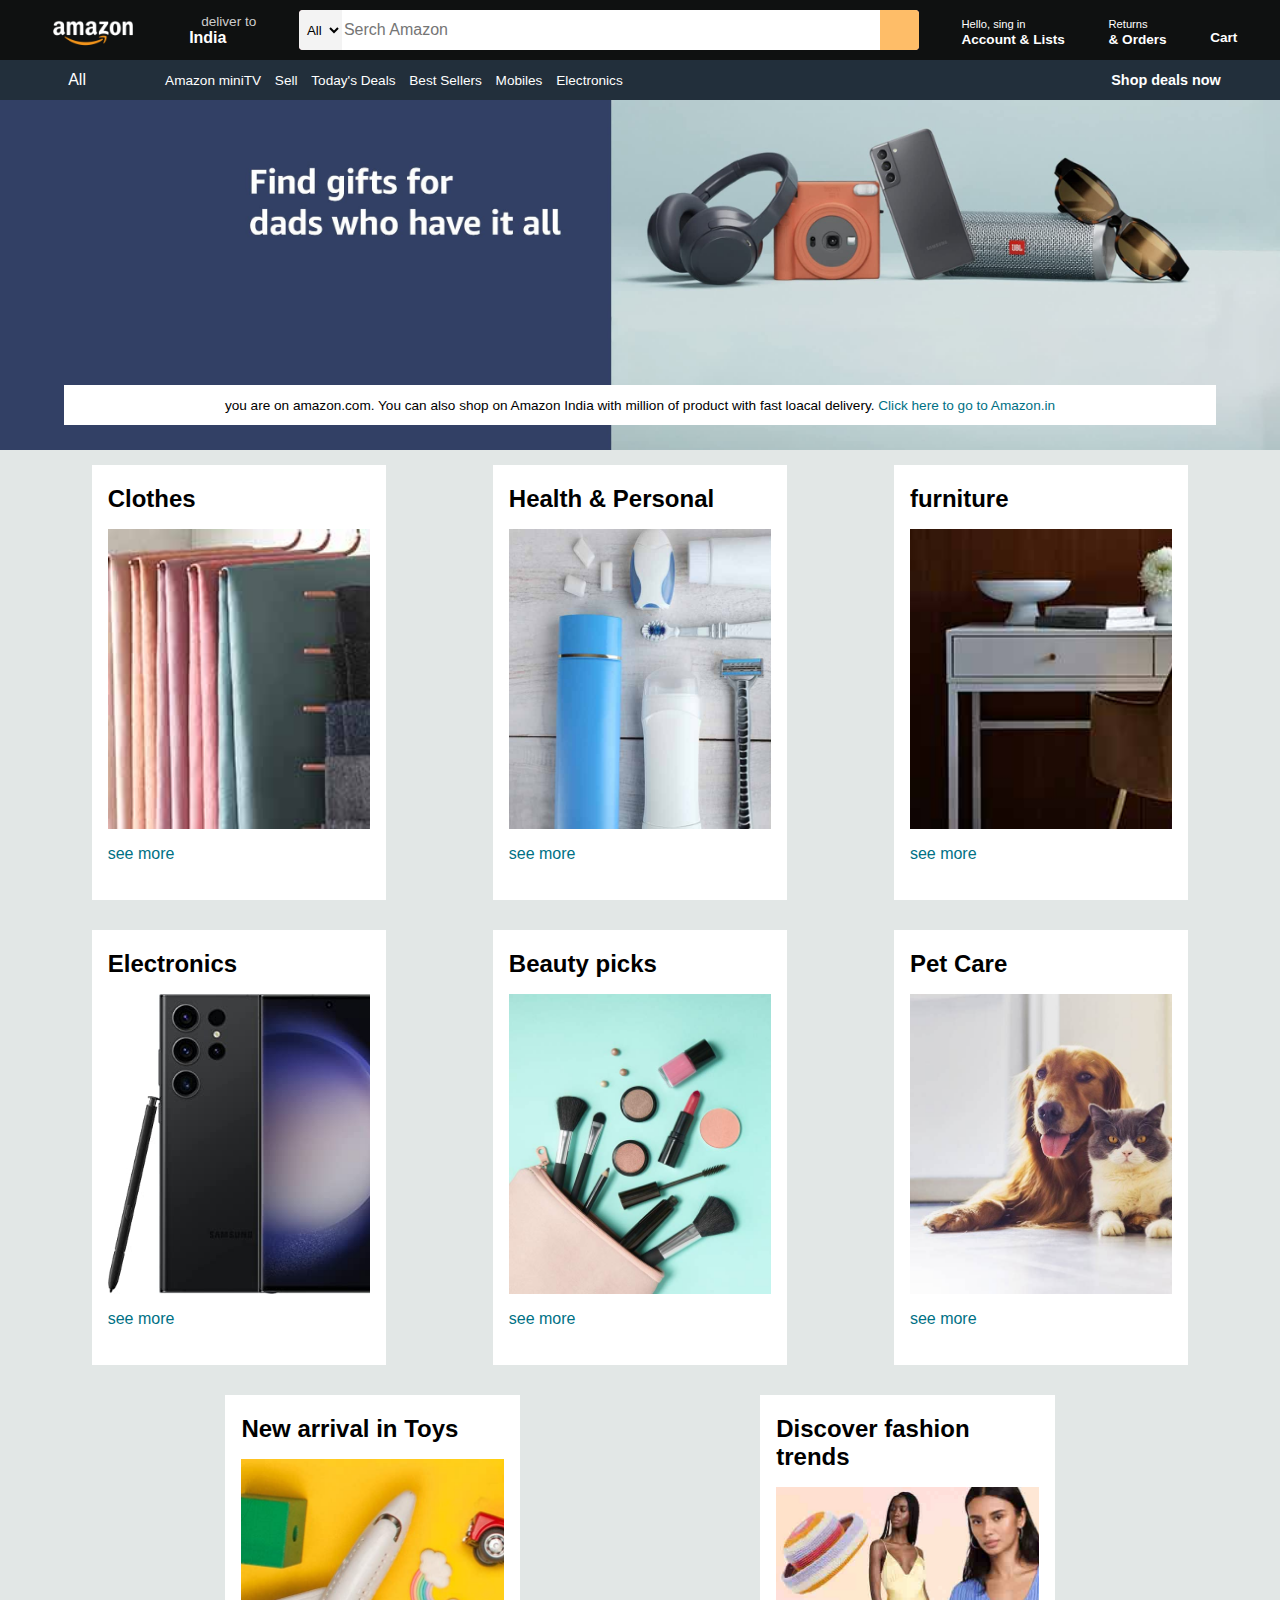
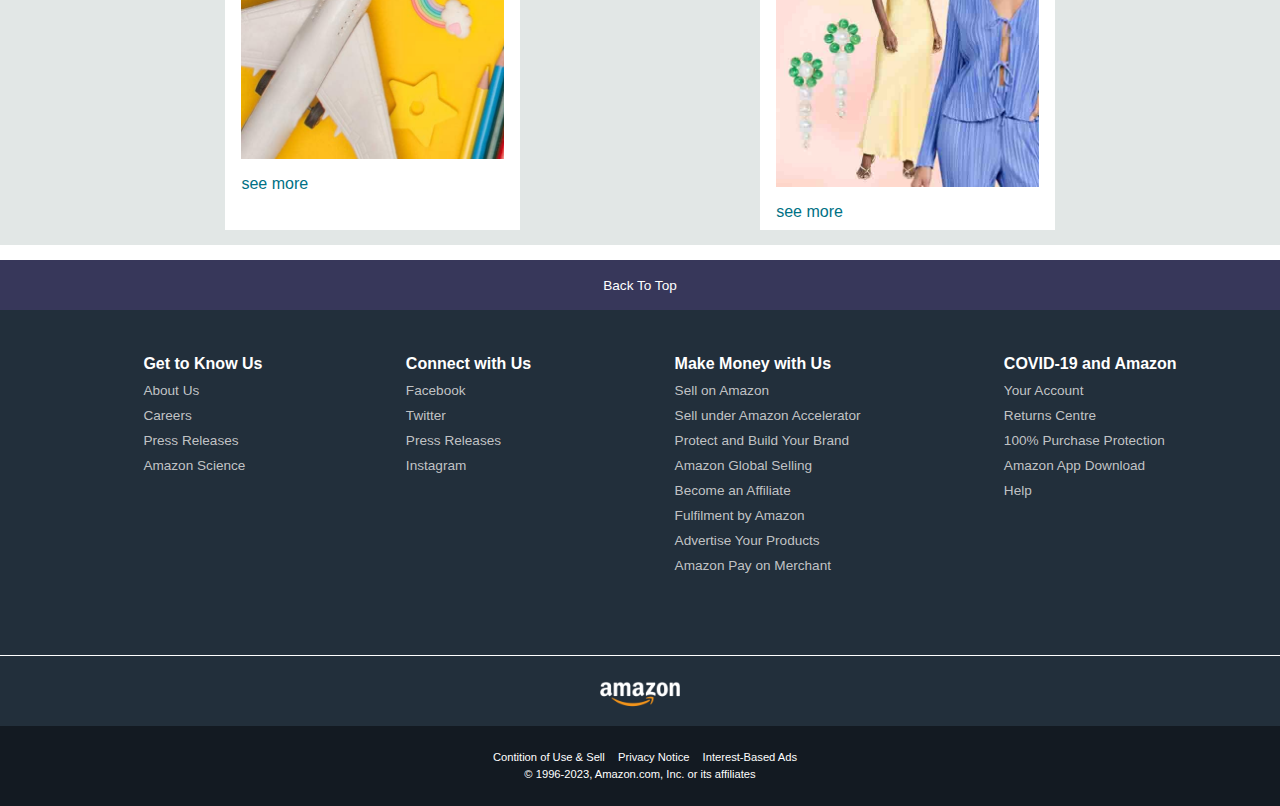
<file: index.html>
<!DOCTYPE html>
<html>
<head>
    <meta charset='utf-8'>
    <meta http-equiv='X-UA-Compatible' content='IE=edge'>
    <title>amazon</title>
    <meta name='viewport' content='width=device-width, initial-scale=1'>
    <link rel='stylesheet' type='text/css' media='screen' href='amazon project/style.css'>
    <link rel="stylesheet" href="https://cdnjs.cloudflare.com/ajax/libs/font-awesome/6.4.2/css/all.min.css" integrity="sha512-z3gLpd7yknf1YoNbCzqRKc4qyor8gaKU1qmn+CShxbuBusANI9QpRohGBreCFkKxLhei6S9CQXFEbbKuqLg0DA==" crossorigin="anonymous" referrerpolicy="no-referrer" />
</head>
<body>
    <header>
        <div class="navbar">
            <div class="nav-logo border">
                <div class="logo"></div>
            </div>
            <div class="nav-address border">
                <p class="add-first">deliver to</p>
                <div class="add-icon">
                    <i class="fa-solid fa-location-dot"></i>
                    <b><p class="add-sec">India</p></b>
                </div>
            </div>
            <div class="nav-search">
                <select class="search-select">
                    <option>All</option>
                </select>
                <input placeholder="Serch Amazon" class="search-input">
                <div class="search-icon">
                    <i class="fa-solid fa-magnifying-glass"></i>
                </div>
            </div>
            <div class="nav-signin border">
                <p><span>Hello, sing in</span></p>
                <p class="nav-sec"> Account & Lists</p>
            </div>
            <div class="nav-return border">
                <p><span>Returns</span></p>
                <p class="nav-sec"> & Orders</p>
            </div>
            <div class="nav-cart border">
                <i class="fa-solid fa-cart-shopping"></i>
                Cart
            </div>
        </div>
        <div class="panel">
            <div class="panel-all border">
                <i class="fa-sharp fa-solid fa-bars"></i>
                All
            </div>
            <div class="panel-ops border">
               <p> Amazon miniTV</p>
                <p>Sell</p>
                <p>Today's Deals</p>
                <P>Best Sellers</P>
                <p>Mobiles</p>
                <p>Electronics</p>
            </div>
            <div class="panel-deals border">
                Shop deals now
            </div>
        </div>
    </header>

    <div class="hero-section">
        <div class="hero-msg">
            <p>you are on amazon.com. You can also shop on Amazon India with million of product with fast loacal delivery. <a>Click here to go to Amazon.in</a></p>
        </div>
    </div>

    <div class="shop-section">
        <div class="box">
            <div class="box-content">
                <h2>Clothes</h2>
                <div class="box-img" style="background-image: url('amazon project/box1_image.jpg');"></div>
                <p><a>see more</a></p>
            </div>
        </div>
        <div class="box">
            <div class="box-content">
                <h2>Health & Personal</h2>
                <div class="box-img" style="background-image: url('amazon project/box2_image.jpg');"></div>
                <p><a>see more</a></p>
            </div>
        </div>
        <div class="box">
            <div class="box-content">
                <h2>furniture</h2>
                <div class="box-img" style="background-image: url('amazon project/box3_image.jpg');"></div>
                <p><a>see more</a></p>
            </div>
        </div>
        <div class="box">
            <div class="box-content">
                <h2>Electronics</h2>
                <div class="box-img" style="background-image: url('amazon project/box4_image.jpg');"></div>
                <p><a>see more</a></p>
            </div>
        </div>
        <div class="box">
            <div class="box-content">
                <h2>Beauty picks</h2>
                <div class="box-img" style="background-image: url('amazon project/box5_image.jpg');"></div>
                <p><a>see more</a></p>
            </div>
        </div>
        <div class="box">
            <div class="box-content">
                <h2>Pet Care</h2>
                <div class="box-img" style="background-image: url('amazon project/box6_image.jpg');"></div>
                <p><a>see more</a></p>
            </div>
        </div>
        <div class="box">
            <div class="box-content">
                <h2>New arrival in Toys</h2>
                <div class="box-img" style="background-image: url('amazon project/box7_image.jpg');"></div>
                <p><a>see more</a></p>
            </div>
        </div>
        <div class="box">
            <div class="box-content">
                <h2>Discover fashion trends</h2>
                <div class="box-img" style="background-image: url('amazon project/box8_image.jpg');"></div>
                <p><a>see more</a></p>
            </div>
        </div>
    </div>
    
    <footer>
        <div class="foot-panel1">
                Back To Top
        </div>
        <div class="foot-panel2">
            <ul>
                <p>Get to Know Us</p>
                <a>About Us</a>
                <a>Careers</a>
                <a>Press Releases</a>
                <a>Amazon Science</a>
            </ul>
            <ul>
                <p>Connect with Us</p>
                <a>Facebook</a>
                <a>Twitter</a>
                <a>Press Releases</a>
                <a>Instagram</a>
            </ul>
            <ul>
                <p>Make Money with Us</p>
                <a>Sell on Amazon</a>
                <a>Sell under Amazon Accelerator</a>
                <a>Protect and Build Your Brand</a>
                <a>Amazon Global Selling</a>
                <a>Become an Affiliate</a>
                <a>Fulfilment by Amazon</a>
                <a>Advertise Your Products</a>
                <a>Amazon Pay on Merchant</a>
            </ul>
            <ul>
                <p>COVID-19 and Amazon</p>
                <a>Your Account</a>
                <a>Returns Centre</a>
                <a>100% Purchase Protection</a>
                <a>Amazon App Download</a>
                <a>Help</a>
            </ul>
        </div>
        <div class="foot-panel3">
            <div class="logo">
            </div>
        </div>
        <div class="foot-panel4">
            <div class="pages">
                 <a>Contition of Use & Sell</a>
                 <a>Privacy Notice</a>
                 <a>Interest-Based Ads</a>
            </div>
            <div class="copyright">
                <p>© 1996-2023, Amazon.com, Inc. or its affiliates</p>
            </div>
        </div>
    </footer>
</body>
</html>
</file>
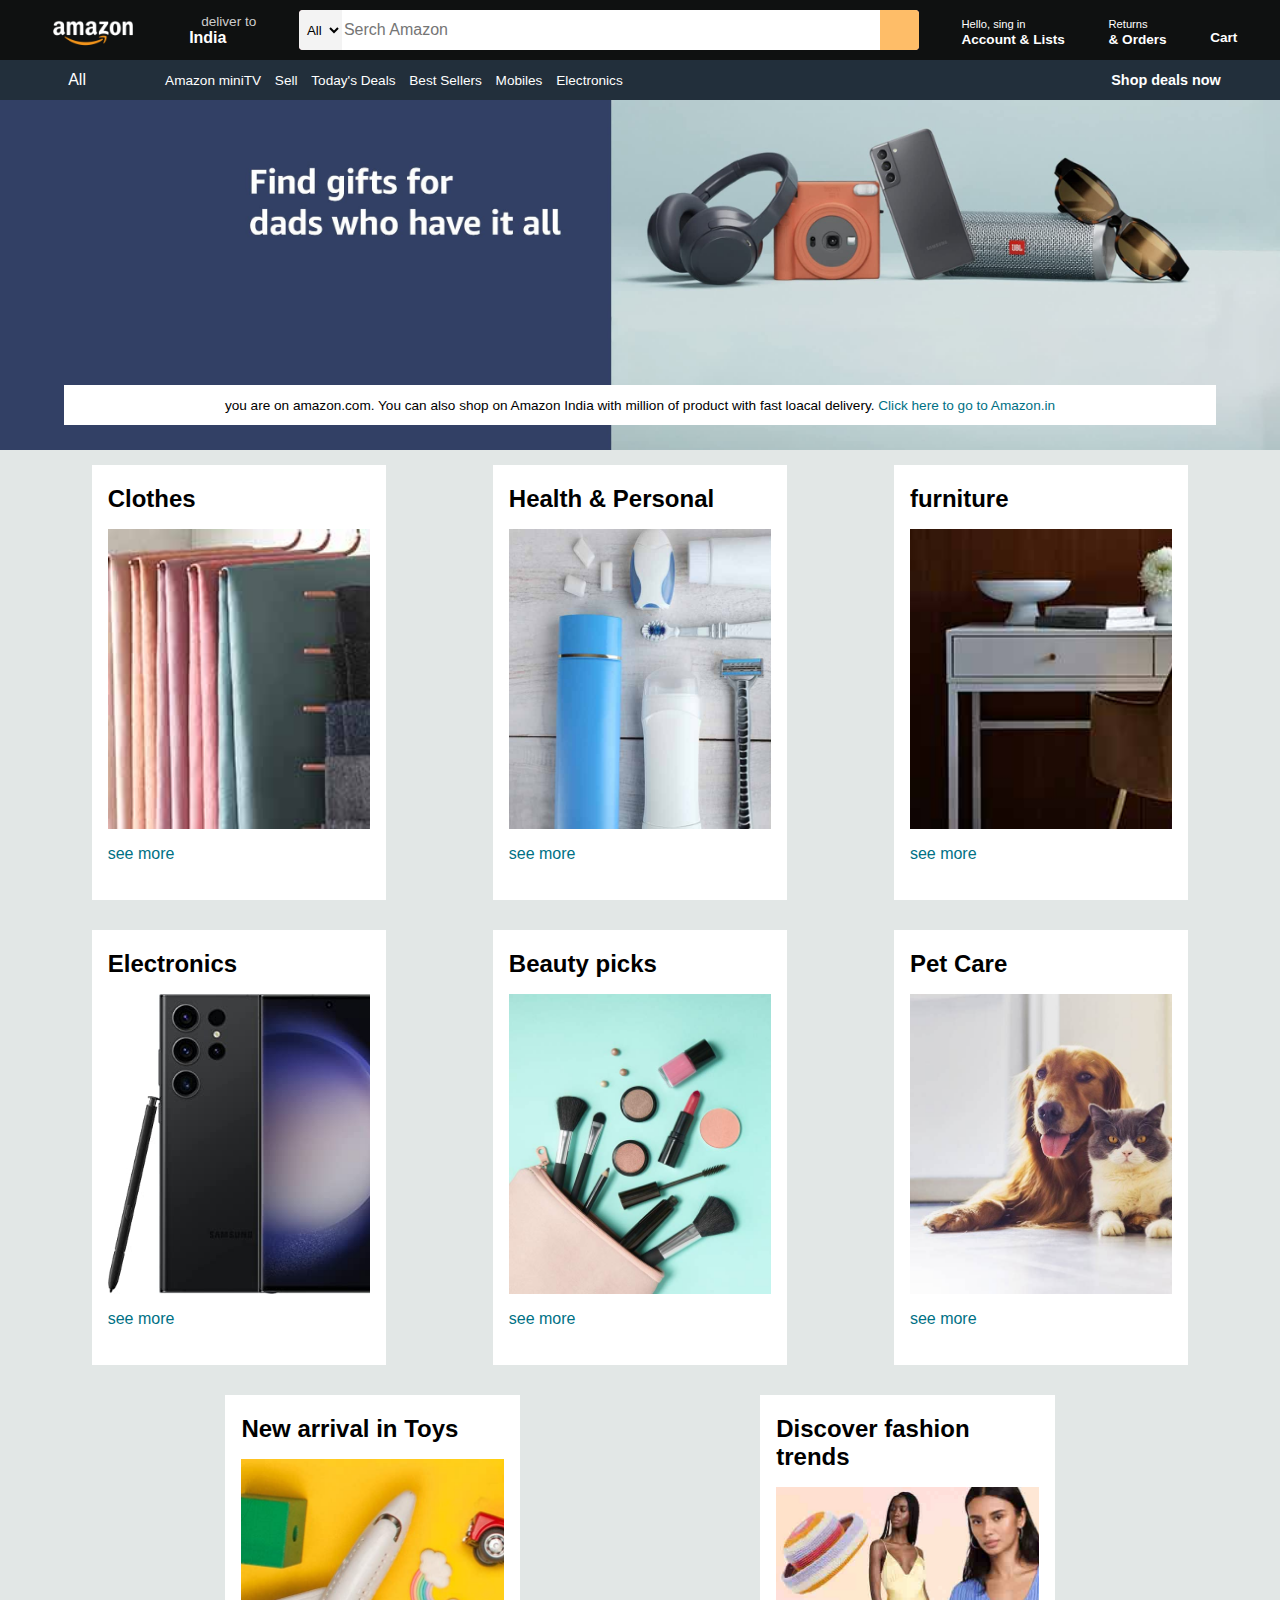
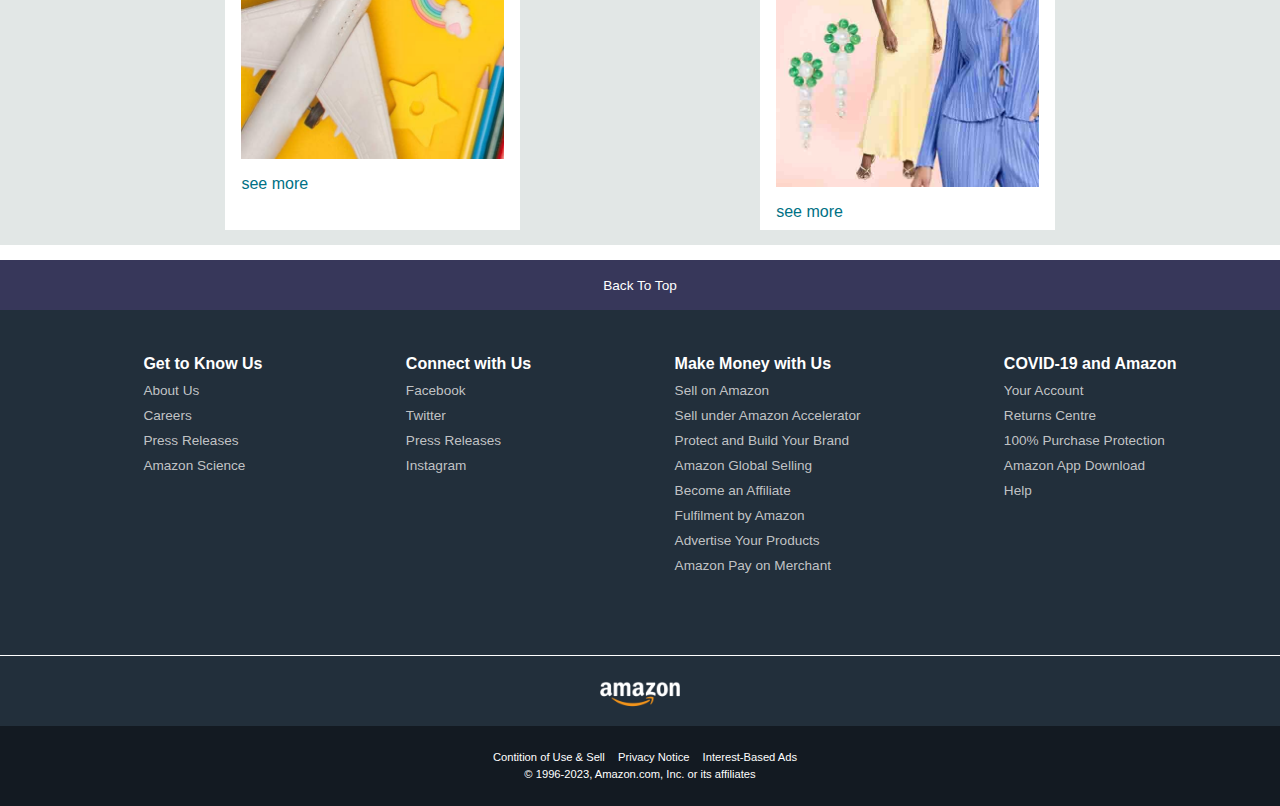
<file: amazon project/index.html>
<!DOCTYPE html>
<html>
<head>
    <meta charset='utf-8'>
    <meta http-equiv='X-UA-Compatible' content='IE=edge'>
    <title>amazon</title>
    <meta name='viewport' content='width=device-width, initial-scale=1'>
    <link rel='stylesheet' type='text/css' media='screen' href='style.css'>
    <link rel="stylesheet" href="https://cdnjs.cloudflare.com/ajax/libs/font-awesome/6.4.2/css/all.min.css" integrity="sha512-z3gLpd7yknf1YoNbCzqRKc4qyor8gaKU1qmn+CShxbuBusANI9QpRohGBreCFkKxLhei6S9CQXFEbbKuqLg0DA==" crossorigin="anonymous" referrerpolicy="no-referrer" />
</head>
<body>
    <header>
        <div class="navbar">
            <div class="nav-logo border">
                <div class="logo"></div>
            </div>
            <div class="nav-address border">
                <p class="add-first">deliver to</p>
                <div class="add-icon">
                    <i class="fa-solid fa-location-dot"></i>
                    <b><p class="add-sec">India</p></b>
                </div>
            </div>
            <div class="nav-search">
                <select class="search-select">
                    <option>All</option>
                </select>
                <input placeholder="Serch Amazon" class="search-input">
                <div class="search-icon">
                    <i class="fa-solid fa-magnifying-glass"></i>
                </div>
            </div>
            <div class="nav-signin border">
                <p><span>Hello, sing in</span></p>
                <p class="nav-sec"> Account & Lists</p>
            </div>
            <div class="nav-return border">
                <p><span>Returns</span></p>
                <p class="nav-sec"> & Orders</p>
            </div>
            <div class="nav-cart border">
                <i class="fa-solid fa-cart-shopping"></i>
                Cart
            </div>
        </div>
        <div class="panel">
            <div class="panel-all border">
                <i class="fa-sharp fa-solid fa-bars"></i>
                All
            </div>
            <div class="panel-ops border">
               <p> Amazon miniTV</p>
                <p>Sell</p>
                <p>Today's Deals</p>
                <P>Best Sellers</P>
                <p>Mobiles</p>
                <p>Electronics</p>
            </div>
            <div class="panel-deals border">
                Shop deals now
            </div>
        </div>
    </header>

    <div class="hero-section">
        <div class="hero-msg">
            <p>you are on amazon.com. You can also shop on Amazon India with million of product with fast loacal delivery. <a>Click here to go to Amazon.in</a></p>
        </div>
    </div>

    <div class="shop-section">
        <div class="box">
            <div class="box-content">
                <h2>Clothes</h2>
                <div class="box-img" style="background-image: url('box1_image.jpg');"></div>
                <p><a>see more</a></p>
            </div>
        </div>
        <div class="box">
            <div class="box-content">
                <h2>Health & Personal</h2>
                <div class="box-img" style="background-image: url('box2_image.jpg');"></div>
                <p><a>see more</a></p>
            </div>
        </div>
        <div class="box">
            <div class="box-content">
                <h2>furniture</h2>
                <div class="box-img" style="background-image: url('box3_image.jpg');"></div>
                <p><a>see more</a></p>
            </div>
        </div>
        <div class="box">
            <div class="box-content">
                <h2>Electronics</h2>
                <div class="box-img" style="background-image: url('box4_image.jpg');"></div>
                <p><a>see more</a></p>
            </div>
        </div>
        <div class="box">
            <div class="box-content">
                <h2>Beauty picks</h2>
                <div class="box-img" style="background-image: url('box5_image.jpg');"></div>
                <p><a>see more</a></p>
            </div>
        </div>
        <div class="box">
            <div class="box-content">
                <h2>Pet Care</h2>
                <div class="box-img" style="background-image: url('box6_image.jpg');"></div>
                <p><a>see more</a></p>
            </div>
        </div>
        <div class="box">
            <div class="box-content">
                <h2>New arrival in Toys</h2>
                <div class="box-img" style="background-image: url('box7_image.jpg');"></div>
                <p><a>see more</a></p>
            </div>
        </div>
        <div class="box">
            <div class="box-content">
                <h2>Discover fashion trends</h2>
                <div class="box-img" style="background-image: url('box8_image.jpg');"></div>
                <p><a>see more</a></p>
            </div>
        </div>
    </div>
    
    <footer>
        <div class="foot-panel1">
                Back To Top
        </div>
        <div class="foot-panel2">
            <ul>
                <p>Get to Know Us</p>
                <a>About Us</a>
                <a>Careers</a>
                <a>Press Releases</a>
                <a>Amazon Science</a>
            </ul>
            <ul>
                <p>Connect with Us</p>
                <a>Facebook</a>
                <a>Twitter</a>
                <a>Press Releases</a>
                <a>Instagram</a>
            </ul>
            <ul>
                <p>Make Money with Us</p>
                <a>Sell on Amazon</a>
                <a>Sell under Amazon Accelerator</a>
                <a>Protect and Build Your Brand</a>
                <a>Amazon Global Selling</a>
                <a>Become an Affiliate</a>
                <a>Fulfilment by Amazon</a>
                <a>Advertise Your Products</a>
                <a>Amazon Pay on Merchant</a>
            </ul>
            <ul>
                <p>COVID-19 and Amazon</p>
                <a>Your Account</a>
                <a>Returns Centre</a>
                <a>100% Purchase Protection</a>
                <a>Amazon App Download</a>
                <a>Help</a>
            </ul>
        </div>
        <div class="foot-panel3">
            <div class="logo">
            </div>
        </div>
        <div class="foot-panel4">
            <div class="pages">
                 <a>Contition of Use & Sell</a>
                 <a>Privacy Notice</a>
                 <a>Interest-Based Ads</a>
            </div>
            <div class="copyright">
                <p>© 1996-2023, Amazon.com, Inc. or its affiliates</p>
            </div>
        </div>
    </footer>
</body>
</html>
</file>
<file: amazon project/style.css>
*{
    margin: 0;
    font-family: Arial;
    border: border-box;
}

.navbar {
    height: 60px;
    background-color: #0f1111;
    color: white;
    display: flex;
    align-items: center;
    justify-content: space-evenly;
}
.nav-logo{
    height: 50px;
    width: 100px;
}
.logo{
    background-image: url("amazon_logo.png");
    height: 50px;
    width: 100%;
    background-size: cover;
}
.border{
    border: 1.5px solid transparent;
}
.border:hover{
  
    border: 1.5px solid white;
}
/** box2 **/

.add-first{
    margin-left: 15px;
    color: #CCCCCC;
    font-size: 0.85rem;
}

.add-sec{
    color: #ffff;
    font-size: 1rem;
    margin-left: 3px;
}
.add-icon{
    display: flex;
    align-items: center;
}
/** box3 **/
.nav-search{
    background-color: pink;
    justify-content: space-evenly;
    display: flex;
    width: 620px;
    height: 40px;
    border-radius: 4px;
}

.search-select {
    background-color: #f3f3f3;
    width: 50px;
    text-align: center;
    border-top-left-radius: 4px;
    border-bottom-left-radius: 4px;
    border: none;

}

.search-input{
    width: 100%;
    font-size: 1rem;
    border: none;
}
 
.search-icon {
    width: 45px;
    display: flex;
    justify-content: center;
    align-items: center;
    font-size: 1.2rem;
    background-color: #febd68;
    border-top-right-radius: 4px;
    border-bottom-right-radius: 4px;
    color: #0f1111;

}
.nav-search:hover {
    border: 2px solid orange;
}
/** box4 **/
span {
    font-size: 0.7rem;

} 

.nav-sec {
    font-size: 0.85rem;
    font-weight: 700;

 }

 /** box6 **/

 .nav-cart i {
    font-size: 35px;
 }

 .nav-cart {
    font-size: 0.85rem;
    font-weight: 700;
 }

 /** panel **/

 .panel {
    height: 40px;
    background-color: #222f3b;
    display: flex;
    color: white;
    align-items: center;
    justify-content: space-evenly;
 }
 .panel-all {
    justify-content: center;
    align-items: center;
    padding: 8px 9px;
 }
  .panel-ops p {
    display: inline;
    margin-left: 10px;
  }

  .panel-ops {
    width: 70%;
    font-size: 0.85rem;
  }

  .panel-deals {
    font-size: 0.9rem;
    font-weight: 700;
  }
  /** hero-section **/

  .hero-section {
    background-image: url("hero_image.jpg");
    background-size: cover;
    height: 350px;
    display: flex;
    justify-content: center;
    align-items: flex-end;
  }

  .hero-msg {
    background-color: white;
    color: black;
    height: 40px;
    display: flex;
    align-items: center;
    justify-content: center;
    font-size: 0.85rem;
    width: 90%;
    margin-bottom: 25px;
  }

  .hero-msg a {
    color: #007185;
    font-size: 0.85rem;

  }

  /** shop section **/


  .shop-section {
    display: flex;
    flex-wrap: wrap;
    justify-content: space-evenly;
    background-color: #e2e7e6;

  }
  .box {
    height: 400px;
    width: 23%;
    background-color: white;
    padding: 20px 0px 15px;
    margin: 15px;
  }

  .box-img {
    height: 300px;
    background-size: cover;
    margin-top: 1rem;
    margin-bottom: 1rem;
  }

  .box-content {
    margin-left: 1rem;
    margin-right: 1rem;
  }

  .box-content p {
    color: #007185;
  }

  /** footer  **/
footer {
  margin-top: 15px;
}
  .foot-panel1 {
    background-color: #37375a;
    color: white;
    height: 50px;
    display: flex;
    justify-content: center;
    align-items: center;
    font-size: 0.85rem;
  }

  .foot-panel2{
    background-color: #222f3b;
    color: white;
    height: 300px;
    display: flex;
    justify-content: space-evenly;
    padding-top: 45px;
  }
ul p {
  font-weight: 700;
}
  ul a {
    display: block;
    font-size: 0.85rem;
    margin-top: 10px;
    color: #DDDD;
  }

  .foot-panel3 {
    background-color:#222f3b;
    color: white;
    border-top: 0.5px solid white;
    height: 70px;
    display: flex;
    justify-content: center;
    align-items: center;
  }

  .logo {
    background-image: url("amazon_logo.png");
    height: 50px;
    width: 100px;
    background-size: cover;
  }
  .foot-panel4 {
    background-color: #131a22;
    color: white;
    height: 80px;
    font-size: 0.7rem;
    text-align: center;
  }
  .pages {
    padding-top: 25px;
  }
  .pages a {
    margin-left: 10px;
  }
   .copyright {
    padding-top: 5px;
   }
</file>
